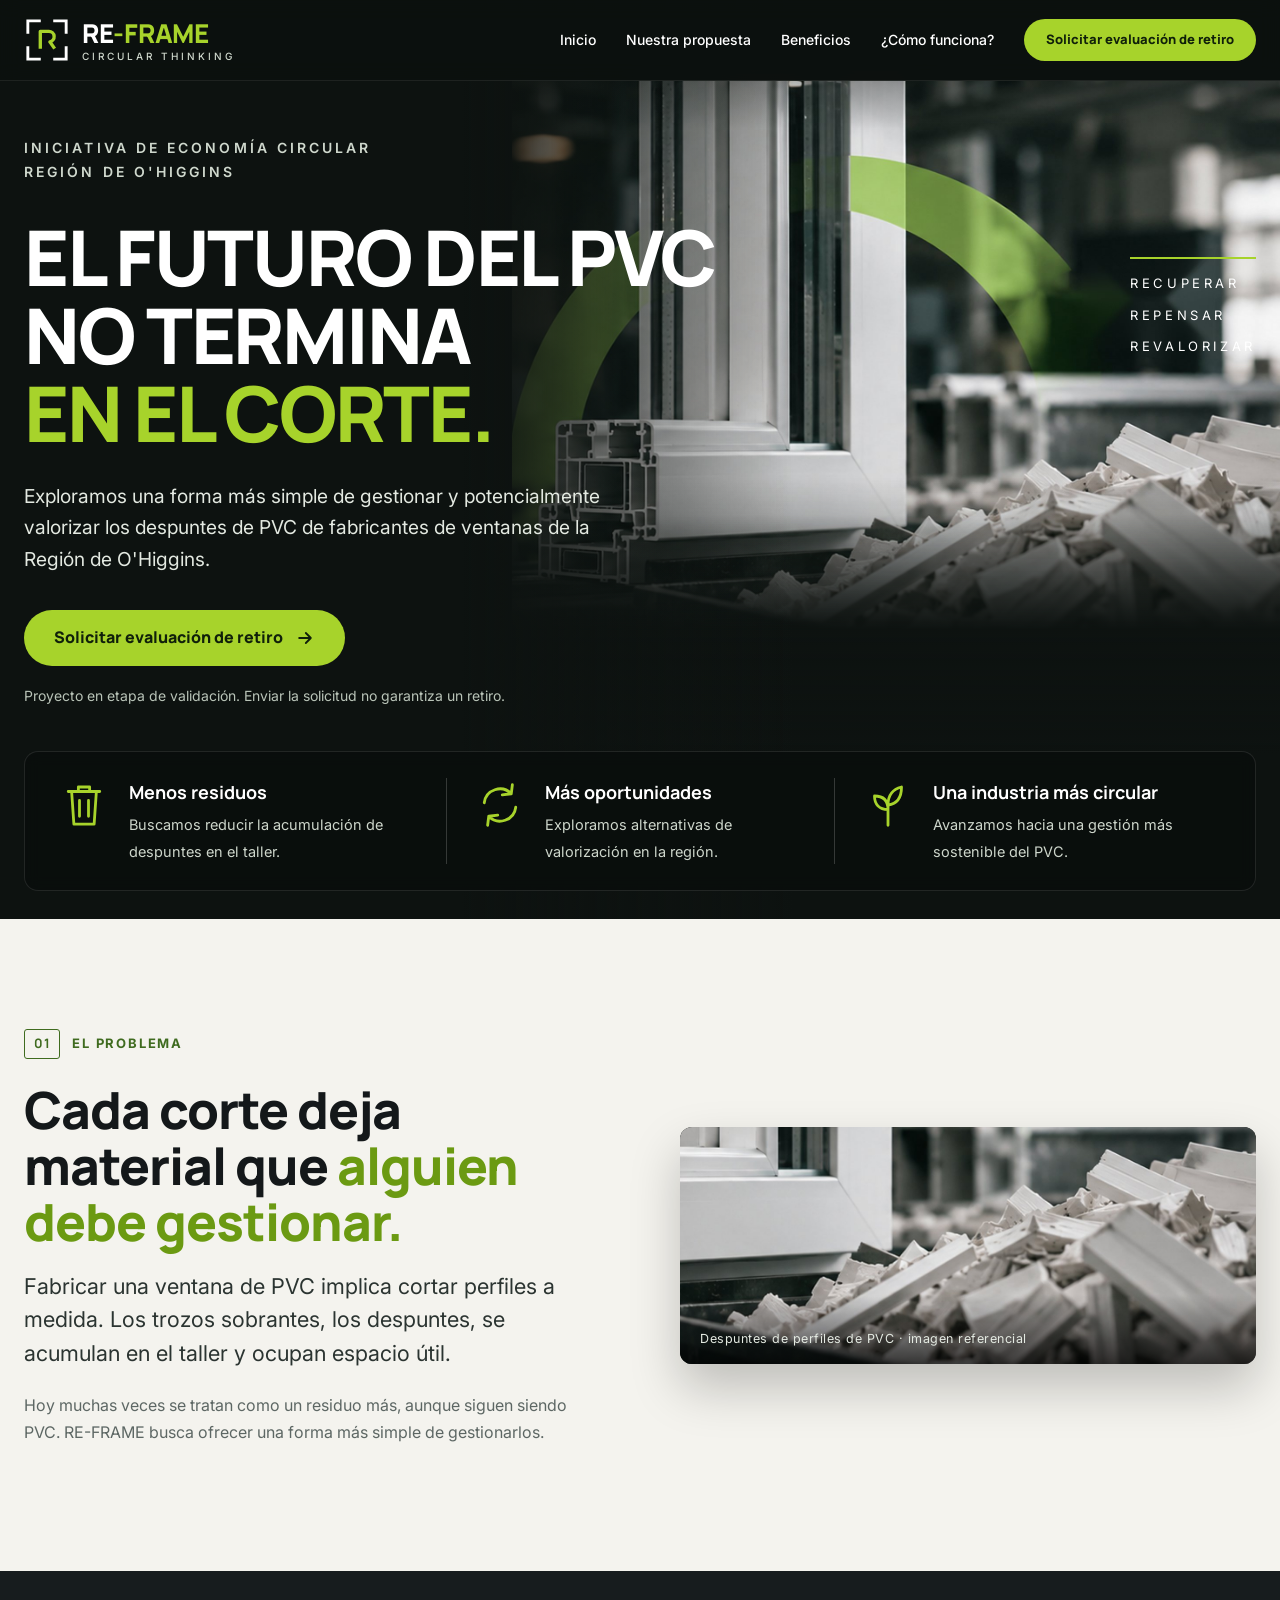
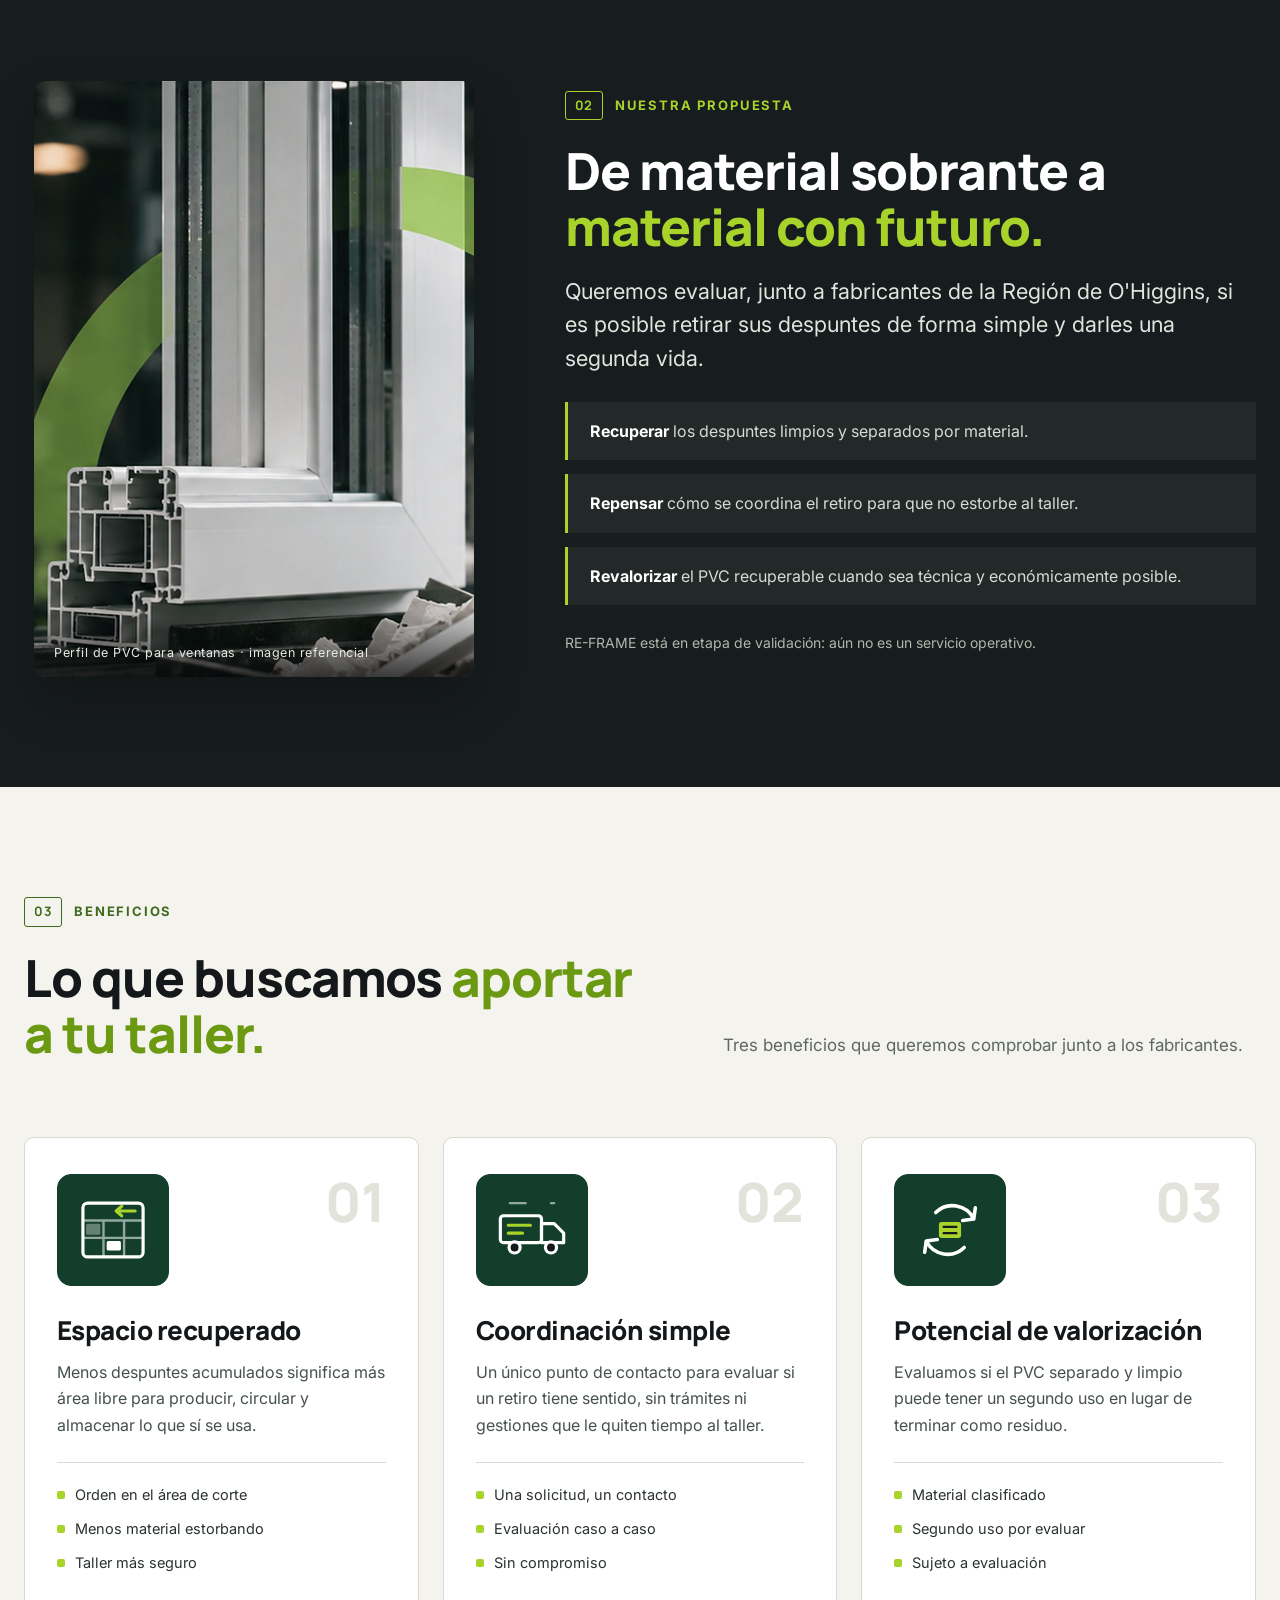
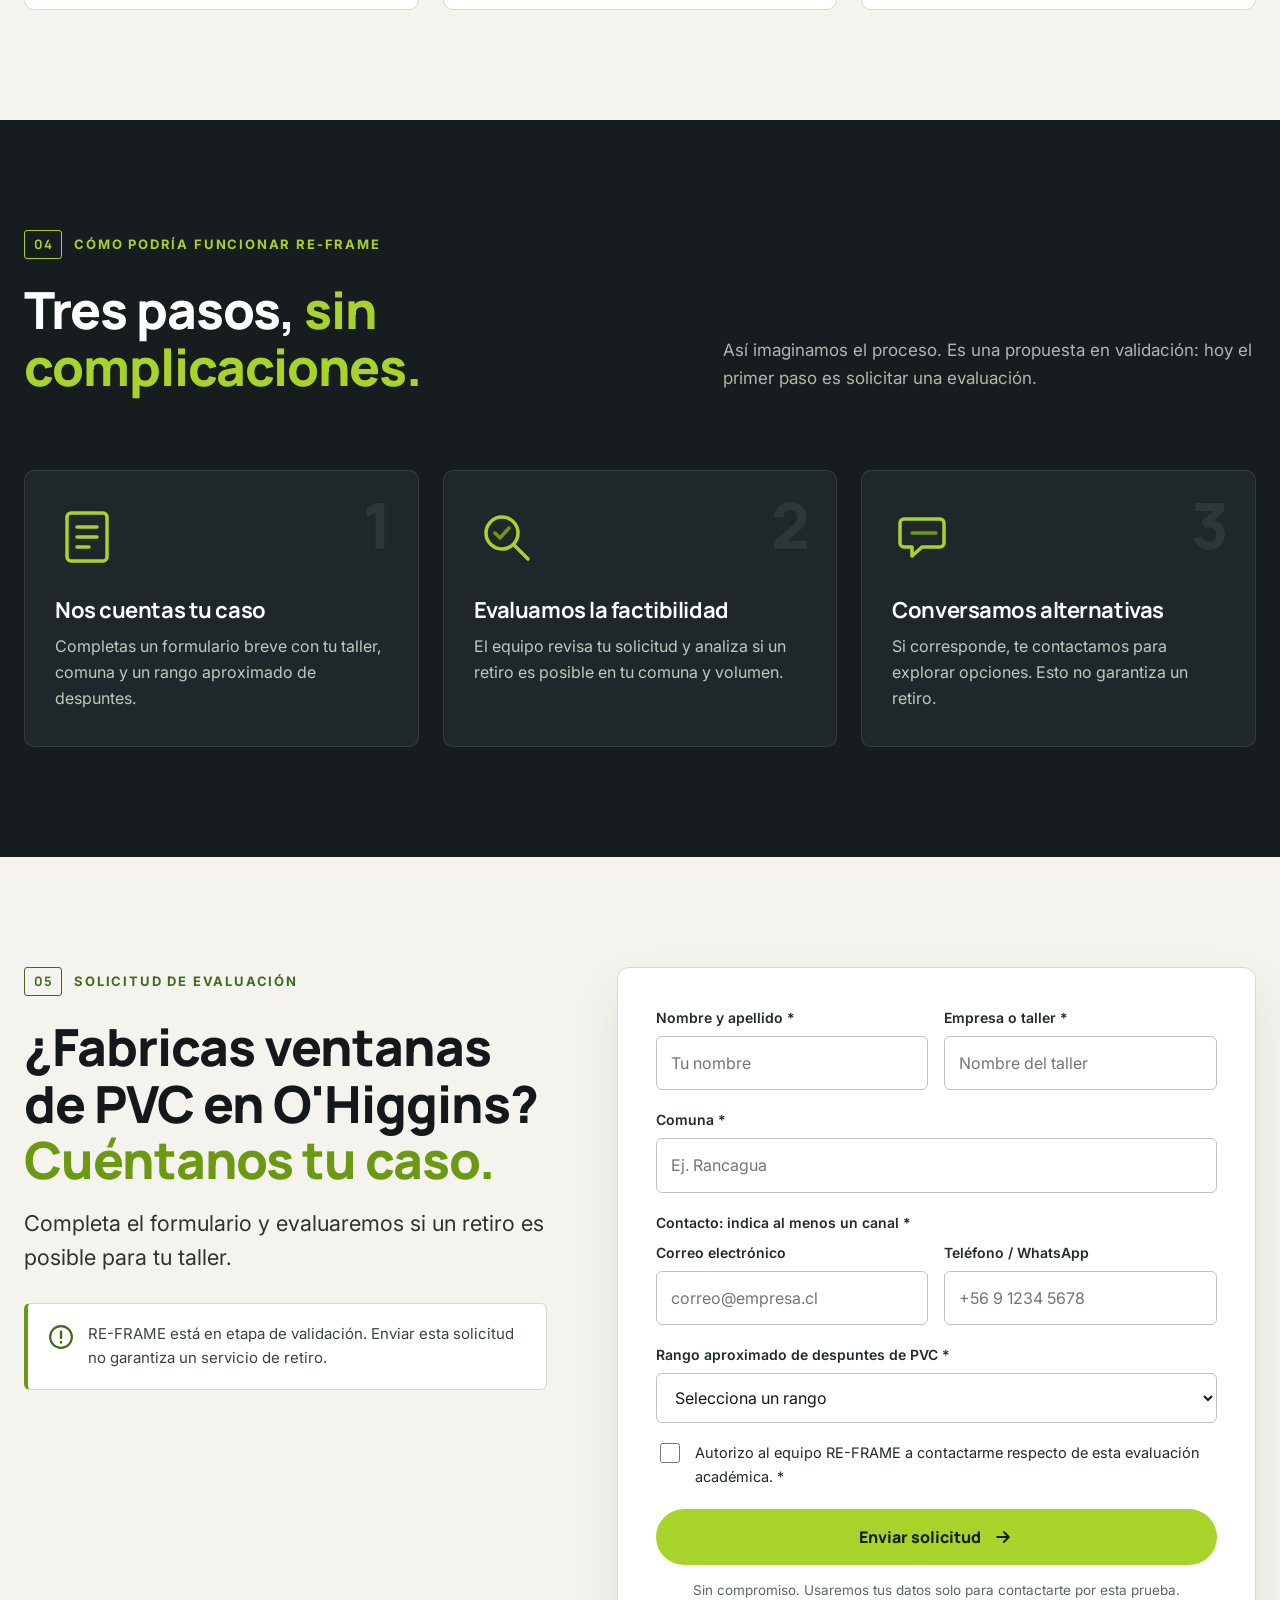
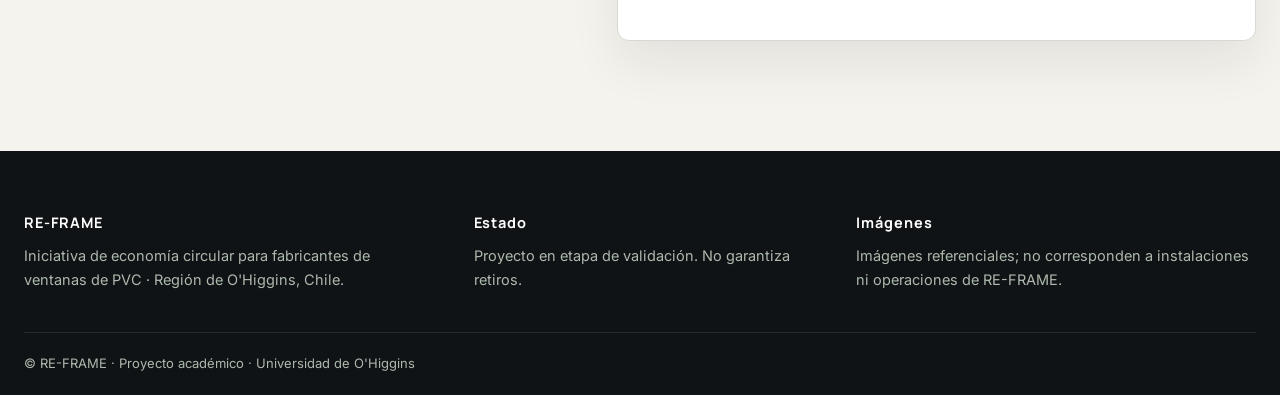
<file: index.html>
<!doctype html>
<html lang="es">
<head>
<meta charset="UTF-8">
<!-- Google tag (gtag.js) · GA4 -->
<script async src="https://www.googletagmanager.com/gtag/js?id=G-PRWCV5HMJY"></script>
<script>
  window.dataLayer = window.dataLayer || [];
  function gtag(){dataLayer.push(arguments);}
  gtag('js', new Date());
  gtag('config', 'G-PRWCV5HMJY');
</script>
<meta name="viewport" content="width=device-width, initial-scale=1">
<title>RE-FRAME | Despuntes de PVC en la Región de O'Higgins</title>
<meta name="description" content="RE-FRAME es un proyecto académico en validación que explora cómo gestionar y potencialmente valorizar los despuntes de PVC de fabricantes de ventanas de la Región de O'Higgins.">
<meta name="theme-color" content="#14181a">
<meta property="og:type" content="website">
<meta property="og:title" content="RE-FRAME | El futuro del PVC no termina en el corte">
<meta property="og:description" content="Proyecto académico en validación para fabricantes de ventanas PVC de la Región de O'Higgins.">
<meta property="og:locale" content="es_CL">
<link rel="icon" href="assets/favicon.svg" type="image/svg+xml">
<link rel="preconnect" href="https://fonts.googleapis.com">
<link rel="preconnect" href="https://fonts.gstatic.com" crossorigin>
<link href="https://fonts.googleapis.com/css2?family=Manrope:wght@500;700;800&family=Inter:wght@400;500;600&display=swap" rel="stylesheet">
<link rel="stylesheet" href="styles.css">
</head>
<body>
<a class="skip" href="#contenido">Saltar al contenido</a>
<header class="site-header" id="header">
  <div class="wrap nav">
    <a class="brand" href="#inicio" aria-label="RE-FRAME, inicio">
      <svg class="brand-mark" viewBox="0 0 48 48" fill="none" aria-hidden="true"><path d="M4 16V4h12M32 4h12v12M44 32v12H32M16 44H4V32" stroke="#fff" stroke-width="3" stroke-linecap="square"/><path d="M17 33V15h9a5.500 5.500 0 0 1 1 10.900L32 33" stroke="#a7d32b" stroke-width="3.500" stroke-linejoin="round"/></svg>
      <span class="brand-text">RE<b>-FRAME</b><small>Circular thinking</small></span>
    </a>
    <nav id="menu" aria-label="Principal">
      <a href="#inicio">Inicio</a><a href="#propuesta">Nuestra propuesta</a><a href="#beneficios">Beneficios</a><a href="#proceso">¿Cómo funciona?</a>
      <a class="btn btn-sm track-cta" data-cta="menu" href="#solicitar">Solicitar evaluación de retiro</a>
    </nav>
    <button class="burger" id="burger" aria-expanded="false" aria-controls="menu" aria-label="Abrir menú"><span></span><span></span><span></span></button>
  </div>
</header>

<main id="contenido">
<section class="hero" id="inicio">
  <div class="hero-bg" role="img" aria-label="Perfil de PVC para ventana junto a una caja con despuntes de PVC en un taller industrial. Imagen referencial."></div>
  <div class="hero-shade"></div>
  <div class="wrap hero-inner">
    <p class="eyebrow">Iniciativa de economía circular<br>Región de O'Higgins</p>
    <h1>EL FUTURO DEL PVC<br>NO TERMINA<br><em>EN EL CORTE.</em></h1>
    <p class="hero-sub">Exploramos una forma más simple de gestionar y potencialmente valorizar los despuntes de PVC de fabricantes de ventanas de la Región de O'Higgins.</p>
    <a class="btn btn-lg track-cta" data-cta="hero" href="#solicitar">Solicitar evaluación de retiro <svg viewBox="0 0 24 24" aria-hidden="true"><path d="M5 12h14M13 6l6 6-6 6" fill="none" stroke="currentColor" stroke-width="2.200" stroke-linecap="round" stroke-linejoin="round"/></svg></a>
    <p class="hero-note">Proyecto en etapa de validación. Enviar la solicitud no garantiza un retiro.</p>
  </div>
  <ul class="hero-words" aria-hidden="true"><li>Recuperar</li><li>Repensar</li><li>Revalorizar</li></ul>
  <div class="wrap"><ul class="hero-strip">
    <li><svg viewBox="0 0 48 48" fill="none" aria-hidden="true"><path d="M10 12h28M19 12V8h10v4M13 12l2 29h18l2-29M20 20v14M28 20v14" stroke="currentColor" stroke-width="2.500" stroke-linecap="round" stroke-linejoin="round"/></svg><div><b>Menos residuos</b><span>Buscamos reducir la acumulación de despuntes en el taller.</span></div></li>
    <li><svg viewBox="0 0 48 48" fill="none" aria-hidden="true"><path d="M10 22a14 14 0 0 1 24-8M34 14l1-8M34 14l-8 1M38 26a14 14 0 0 1-24 8M14 34l-1 8M14 34l8-1" stroke="currentColor" stroke-width="2.500" stroke-linecap="round" stroke-linejoin="round"/></svg><div><b>Más oportunidades</b><span>Exploramos alternativas de valorización en la región.</span></div></li>
    <li><svg viewBox="0 0 48 48" fill="none" aria-hidden="true"><path d="M24 42V22M24 28c-8 0-12-5-12-12 8 0 12 4 12 12ZM24 24c0-8 4-14 12-16 0 9-4 15-12 16Z" stroke="currentColor" stroke-width="2.500" stroke-linecap="round" stroke-linejoin="round"/></svg><div><b>Una industria más circular</b><span>Avanzamos hacia una gestión más sostenible del PVC.</span></div></li>
  </ul></div>
</section>

<section class="section light" id="problema">
  <div class="wrap split">
    <div>
      <p class="kicker"><span>01</span> El problema</p>
      <h2>Cada corte deja material que <em>alguien debe gestionar.</em></h2>
      <p class="lead">Fabricar una ventana de PVC implica cortar perfiles a medida. Los trozos sobrantes, los despuntes, se acumulan en el taller y ocupan espacio útil.</p>
      <p class="muted">Hoy muchas veces se tratan como un residuo más, aunque siguen siendo PVC. RE-FRAME busca ofrecer una forma más simple de gestionarlos.</p>
    </div>
    <figure class="photo"><img src="assets/despuntes.jpg" width="1324" height="544" loading="lazy" alt="Despuntes y recortes de perfiles de PVC acumulados en una caja"><figcaption>Despuntes de perfiles de PVC · imagen referencial</figcaption></figure>
  </div>
</section>

<section class="section dark" id="propuesta">
  <div class="wrap split split-rev">
    <figure class="photo tall"><img src="assets/perfil.jpg" width="868" height="1176" loading="lazy" alt="Perfil de PVC de varias cámaras para ventana, en sección"><figcaption>Perfil de PVC para ventanas · imagen referencial</figcaption></figure>
    <div>
      <p class="kicker light"><span>02</span> Nuestra propuesta</p>
      <h2>De material sobrante a <em>material con futuro.</em></h2>
      <p class="lead">Queremos evaluar, junto a fabricantes de la Región de O'Higgins, si es posible retirar sus despuntes de forma simple y darles una segunda vida.</p>
      <ul class="feat">
        <li><b>Recuperar</b> los despuntes limpios y separados por material.</li>
        <li><b>Repensar</b> cómo se coordina el retiro para que no estorbe al taller.</li>
        <li><b>Revalorizar</b> el PVC recuperable cuando sea técnica y económicamente posible.</li>
      </ul>
      <p class="muted small">RE-FRAME está en etapa de validación: aún no es un servicio operativo.</p>
    </div>
  </div>
</section>

<section class="section light" id="beneficios">
  <div class="wrap">
    <p class="kicker"><span>03</span> Beneficios</p>
    <div class="head"><h2>Lo que buscamos <em>aportar a tu taller.</em></h2><p>Tres beneficios que queremos comprobar junto a los fabricantes.</p></div>
    <div class="cards cards-light">
      <article class="card">
        <div class="card-top"><div class="icon"><svg viewBox="0 0 96 96" fill="none" aria-hidden="true"><rect x="10" y="14" width="76" height="68" rx="6" stroke="currentColor" stroke-width="4"/><path d="M10 36h76M10 58h76M36 36v46M62 36v46" stroke="currentColor" stroke-width="3" opacity=".55"/><rect x="40" y="62" width="18" height="12" rx="2" fill="currentColor"/><rect x="14" y="40" width="18" height="14" rx="2" fill="currentColor" opacity=".35"/><path d="M52 24h24M52 24l7-6M52 24l7 6" stroke="#a7d32b" stroke-width="4" stroke-linecap="round" stroke-linejoin="round"/></svg></div><span class="num">01</span></div>
        <h3>Espacio recuperado</h3>
        <p>Menos despuntes acumulados significa más área libre para producir, circular y almacenar lo que sí se usa.</p>
        <ul><li>Orden en el área de corte</li><li>Menos material estorbando</li><li>Taller más seguro</li></ul>
      </article>
      <article class="card">
        <div class="card-top"><div class="icon"><svg viewBox="0 0 96 96" fill="none" aria-hidden="true"><rect x="8" y="30" width="52" height="34" rx="4" stroke="currentColor" stroke-width="4"/><path d="M60 40h16l12 12v12H60z" stroke="currentColor" stroke-width="4" stroke-linejoin="round"/><circle cx="26" cy="70" r="7" fill="#14181a" stroke="currentColor" stroke-width="4"/><circle cx="72" cy="70" r="7" fill="#14181a" stroke="currentColor" stroke-width="4"/><path d="M18 42h28M18 52h18" stroke="#a7d32b" stroke-width="4" stroke-linecap="round"/><path d="M20 14h20M72 14h4" stroke="currentColor" stroke-width="3" stroke-linecap="round" opacity=".55"/></svg></div><span class="num">02</span></div>
        <h3>Coordinación simple</h3>
        <p>Un único punto de contacto para evaluar si un retiro tiene sentido, sin trámites ni gestiones que le quiten tiempo al taller.</p>
        <ul><li>Una solicitud, un contacto</li><li>Evaluación caso a caso</li><li>Sin compromiso</li></ul>
      </article>
      <article class="card">
        <div class="card-top"><div class="icon"><svg viewBox="0 0 96 96" fill="none" aria-hidden="true"><path d="M30 26a30 30 0 0 1 48 8M78 34l2-14M78 34l-14 2" stroke="currentColor" stroke-width="4.500" stroke-linecap="round" stroke-linejoin="round"/><path d="M66 70a30 30 0 0 1-48-8M18 62l-2 14M18 62l14-2" stroke="currentColor" stroke-width="4.500" stroke-linecap="round" stroke-linejoin="round"/><rect x="34" y="38" width="28" height="20" rx="3" fill="#a7d32b"/><path d="M40 44h16M40 52h16" stroke="#14181a" stroke-width="3" stroke-linecap="round"/></svg></div><span class="num">03</span></div>
        <h3>Potencial de valorización</h3>
        <p>Evaluamos si el PVC separado y limpio puede tener un segundo uso en lugar de terminar como residuo.</p>
        <ul><li>Material clasificado</li><li>Segundo uso por evaluar</li><li>Sujeto a evaluación</li></ul>
      </article>
    </div>
  </div>
</section>

<section class="section dark" id="proceso">
  <div class="wrap">
    <p class="kicker light"><span>04</span> Cómo podría funcionar RE-FRAME</p>
    <div class="head"><h2>Tres pasos, <em>sin complicaciones.</em></h2><p>Así imaginamos el proceso. Es una propuesta en validación: hoy el primer paso es solicitar una evaluación.</p></div>
    <ol class="steps">
      <li><span class="step-n">1</span><svg viewBox="0 0 64 64" fill="none" aria-hidden="true"><rect x="12" y="8" width="40" height="48" rx="4" stroke="currentColor" stroke-width="3.500"/><path d="M22 22h20M22 32h20M22 42h12" stroke="currentColor" stroke-width="3.500" stroke-linecap="round"/></svg><h3>Nos cuentas tu caso</h3><p>Completas un formulario breve con tu taller, comuna y un rango aproximado de despuntes.</p></li>
      <li><span class="step-n">2</span><svg viewBox="0 0 64 64" fill="none" aria-hidden="true"><circle cx="28" cy="28" r="16" stroke="currentColor" stroke-width="3.500"/><path d="M40 40l14 14" stroke="currentColor" stroke-width="3.500" stroke-linecap="round"/><path d="M21 28l5 5 9-10" stroke="#6b9a12" stroke-width="3.500" stroke-linecap="round" stroke-linejoin="round"/></svg><h3>Evaluamos la factibilidad</h3><p>El equipo revisa tu solicitud y analiza si un retiro es posible en tu comuna y volumen.</p></li>
      <li><span class="step-n">3</span><svg viewBox="0 0 64 64" fill="none" aria-hidden="true"><path d="M8 14h36a4 4 0 0 1 4 4v20a4 4 0 0 1-4 4H26l-10 9v-9H8a4 4 0 0 1-4-4V18a4 4 0 0 1 4-4z" stroke="currentColor" stroke-width="3.500" stroke-linejoin="round" transform="translate(4 0)"/><path d="M20 28h24" stroke="#6b9a12" stroke-width="3.500" stroke-linecap="round"/></svg><h3>Conversamos alternativas</h3><p>Si corresponde, te contactamos para explorar opciones. Esto no garantiza un retiro.</p></li>
    </ol>
  </div>
</section>

<section class="section light form-section" id="solicitar">
  <div class="wrap form-grid">
    <div class="form-intro">
      <p class="kicker"><span>05</span> Solicitud de evaluación</p>
      <h2>¿Fabricas ventanas de PVC en O'Higgins? <em>Cuéntanos tu caso.</em></h2>
      <p class="lead">Completa el formulario y evaluaremos si un retiro es posible para tu taller.</p>
      <div class="notice"><svg viewBox="0 0 24 24" aria-hidden="true"><circle cx="12" cy="12" r="10" fill="none" stroke="currentColor" stroke-width="2"/><path d="M12 7v6M12 16.500v.5" stroke="currentColor" stroke-width="2.200" stroke-linecap="round"/></svg><p>RE-FRAME está en etapa de validación. Enviar esta solicitud no garantiza un servicio de retiro.</p></div>
    </div>
    <form name="solicitudes-reframe" id="lead-form" method="POST" action="/gracias.html" data-netlify="true" netlify-honeypot="bot-field" novalidate>
      <input type="hidden" name="form-name" value="solicitudes-reframe">
      <p class="bot" aria-hidden="true"><label>No completar este campo: <input name="bot-field" tabindex="-1" autocomplete="off"></label></p>
      <input type="hidden" name="utm_source" id="utm_source">
      <input type="hidden" name="utm_medium" id="utm_medium">
      <input type="hidden" name="utm_campaign" id="utm_campaign">
      <input type="hidden" name="utm_content" id="utm_content">

      <div class="row">
        <div class="field"><label for="nombre">Nombre y apellido *</label><input id="nombre" name="nombre" required autocomplete="name" placeholder="Tu nombre"></div>
        <div class="field"><label for="empresa">Empresa o taller *</label><input id="empresa" name="empresa" required autocomplete="organization" placeholder="Nombre del taller"></div>
      </div>
      <div class="field"><label for="comuna">Comuna *</label><input id="comuna" name="comuna" required placeholder="Ej. Rancagua"></div>
      <fieldset class="field contact-set">
        <legend>Contacto: indica al menos un canal *</legend>
        <div class="row">
          <div class="field"><label for="correo">Correo electrónico</label><input id="correo" name="correo" type="email" autocomplete="email" inputmode="email" placeholder="correo@empresa.cl"></div>
          <div class="field"><label for="telefono">Teléfono / WhatsApp</label><input id="telefono" name="telefono" type="tel" autocomplete="tel" inputmode="tel" placeholder="+56 9 1234 5678"></div>
        </div>
      </fieldset>
      <div class="field"><label for="rango">Rango aproximado de despuntes de PVC *</label>
        <select id="rango" name="rango_despuntes" required>
          <option value="">Selecciona un rango</option>
          <option>Menos de 50 kg por semana</option>
          <option>Entre 50 y 100 kg por semana</option>
          <option>Más de 100 kg por semana</option>
          <option>No lo sé</option>
        </select>
      </div>
      <label class="check"><input type="checkbox" name="consentimiento" value="si" required><span>Autorizo al equipo RE-FRAME a contactarme respecto de esta evaluación académica. *</span></label>
      <p class="form-error" id="form-error" role="alert" hidden></p>
      <button class="btn btn-lg btn-block" type="submit" id="submit-btn">Enviar solicitud <svg viewBox="0 0 24 24" aria-hidden="true"><path d="M5 12h14M13 6l6 6-6 6" fill="none" stroke="currentColor" stroke-width="2.200" stroke-linecap="round" stroke-linejoin="round"/></svg></button>
      <p class="form-note">Sin compromiso. Usaremos tus datos solo para contactarte por esta prueba.</p>
    </form>
  </div>
</section>
</main>

<footer class="site-footer">
  <div class="wrap foot">
    <div><strong>RE-FRAME</strong><p>Iniciativa de economía circular para fabricantes de ventanas de PVC · Región de O'Higgins, Chile.</p></div>
    <div><strong>Estado</strong><p>Proyecto en etapa de validación. No garantiza retiros.</p></div>
    <div><strong>Imágenes</strong><p>Imágenes referenciales; no corresponden a instalaciones ni operaciones de RE-FRAME.</p></div>
  </div>
  <div class="wrap foot-bottom"><span>© RE-FRAME · Proyecto académico · Universidad de O'Higgins</span></div>
</footer>
<script src="script.js"></script>
</body>
</html>
</file>
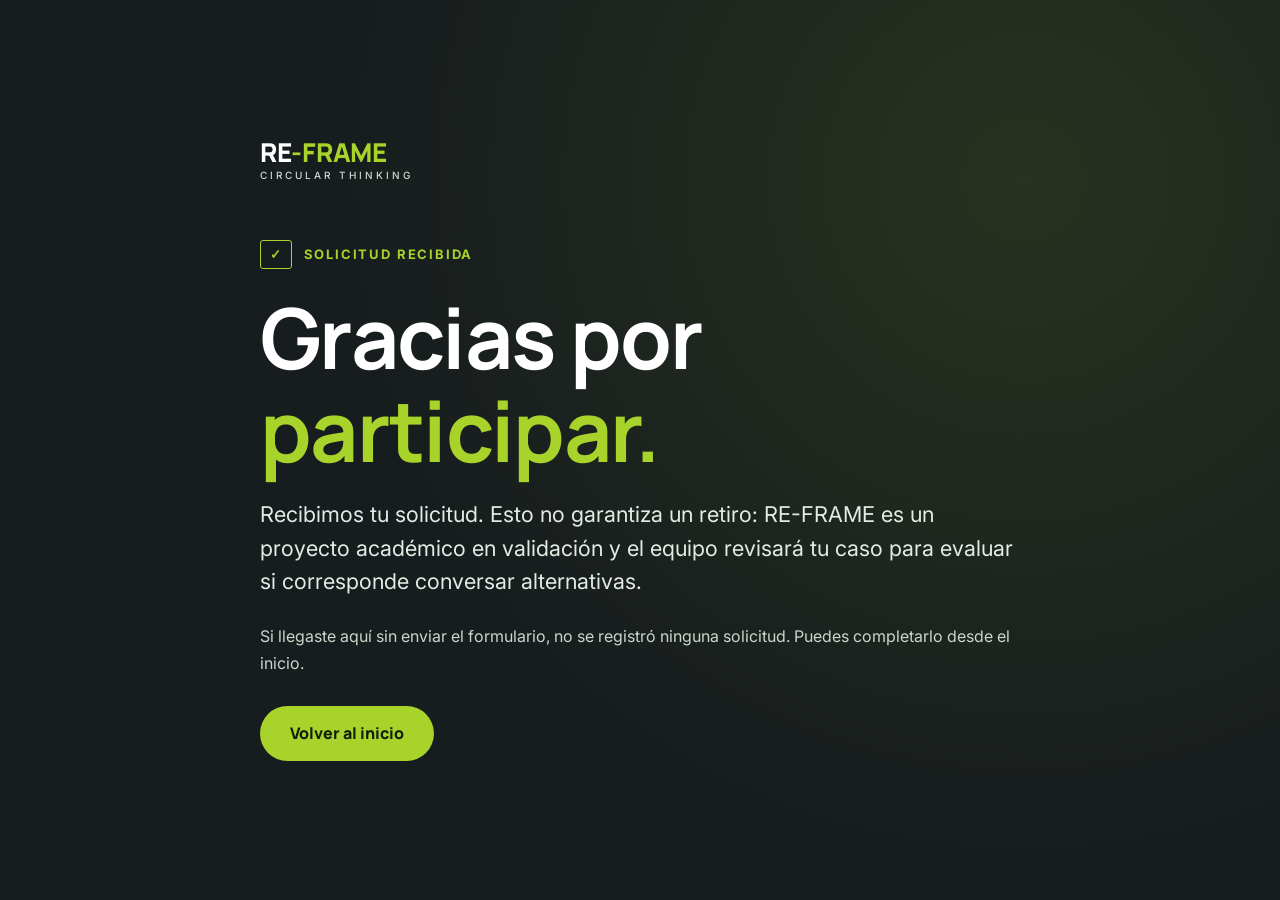
<file: gracias.html>
<!doctype html>
<html lang="es">
<head>
<meta charset="UTF-8">
<!-- Google tag (gtag.js) · GA4 -->
<script async src="https://www.googletagmanager.com/gtag/js?id=G-PRWCV5HMJY"></script>
<script>
  window.dataLayer = window.dataLayer || [];
  function gtag(){dataLayer.push(arguments);}
  gtag('js', new Date());
  gtag('config', 'G-PRWCV5HMJY');
</script>
<meta name="viewport" content="width=device-width, initial-scale=1">
<meta name="robots" content="noindex">
<title>Solicitud recibida | RE-FRAME</title>
<link rel="icon" href="assets/favicon.svg" type="image/svg+xml">
<link rel="preconnect" href="https://fonts.googleapis.com">
<link rel="preconnect" href="https://fonts.gstatic.com" crossorigin>
<link href="https://fonts.googleapis.com/css2?family=Manrope:wght@500;700;800&family=Inter:wght@400;500;600&display=swap" rel="stylesheet">
<link rel="stylesheet" href="styles.css">
</head>
<body class="thanks" data-page="gracias">
<main class="thanks-main">
  <div class="wrap thanks-inner">
    <a class="brand" href="index.html" aria-label="RE-FRAME, inicio"><span class="brand-text">RE<b>-FRAME</b><small>Circular thinking</small></span></a>
    <p class="kicker light"><span>✓</span> Solicitud recibida</p>
    <h1>Gracias por <em>participar.</em></h1>
    <p class="lead">Recibimos tu solicitud. Esto no garantiza un retiro: RE-FRAME es un proyecto académico en validación y el equipo revisará tu caso para evaluar si corresponde conversar alternativas.</p>
    <p class="muted" id="direct-note" hidden>Si llegaste aquí sin enviar el formulario, no se registró ninguna solicitud. Puedes completarlo desde el inicio.</p>
    <a class="btn btn-lg" href="index.html">Volver al inicio</a>
  </div>
</main>
<script src="script.js"></script>
</body>
</html>
</file>
<file: styles.css>
:root{--ink:#14181a;--anth:#171c1e;--anth2:#20272a;--bone:#f4f3ee;--bone2:#e9e8e1;--white:#fff;--green:#a7d32b;--green-d:#3f6b1f;--green-m:#6b9a12;--muted:#5d6764;--line:#d8d9d2;--r:6px;--ff-h:'Manrope','Segoe UI',Arial,sans-serif;--ff-b:'Inter','Segoe UI',Arial,sans-serif}
*{box-sizing:border-box}html{scroll-behavior:smooth;scroll-padding-top:84px}
body{margin:0;font-family:var(--ff-b);color:var(--ink);background:var(--bone);line-height:1.65;-webkit-font-smoothing:antialiased}
img,svg{max-width:100%}a{color:inherit;text-decoration:none}
h1,h2,h3,p,ul,ol{margin-top:0}h1,h2,h3{font-family:var(--ff-h);line-height:1.1;letter-spacing:-.02em}
em{font-style:normal;color:var(--green-m)}
.wrap{width:min(1240px,calc(100% - 48px));margin-inline:auto}
:focus-visible{outline:3px solid var(--green);outline-offset:3px}
.skip{position:absolute;left:-999px;top:8px;background:#fff;color:#000;padding:10px 16px;z-index:100;border-radius:4px}.skip:focus{left:8px}
/* header */
.site-header{position:sticky;top:0;z-index:50;background:rgba(255,255,255,.97);border-bottom:1px solid var(--line);transition:box-shadow .25s}
.site-header.scrolled{box-shadow:0 6px 24px rgba(0,0,0,.08)}
.nav{display:flex;align-items:center;justify-content:space-between;height:76px;gap:24px}
.brand{display:flex;align-items:center;gap:12px;font-family:var(--ff-h);font-weight:800}
.brand-mark{width:42px;height:42px;color:#133e2b;flex:none}
.brand-text{font-size:20px;letter-spacing:.04em;line-height:1.1}.brand-text small{display:block;font-family:var(--ff-b);font-weight:500;font-size:11px;letter-spacing:.02em;color:var(--muted);margin-top:2px}
#menu{display:flex;align-items:center;gap:30px;font-size:14px;font-weight:500}
#menu a:not(.btn){position:relative;padding:6px 0}
#menu a:not(.btn)::after{content:"";position:absolute;left:0;bottom:0;height:2px;width:0;background:var(--green-m);transition:width .25s}
#menu a:not(.btn):hover::after{width:100%}
.burger{display:none;width:44px;height:44px;border:1px solid var(--line);background:#fff;border-radius:var(--r);cursor:pointer;padding:0;flex-direction:column;justify-content:center;align-items:center;gap:5px}
.burger span{display:block;width:20px;height:2px;background:var(--ink);transition:transform .25s,opacity .2s}
.burger[aria-expanded=true] span:nth-child(1){transform:translateY(7px) rotate(45deg)}.burger[aria-expanded=true] span:nth-child(2){opacity:0}.burger[aria-expanded=true] span:nth-child(3){transform:translateY(-7px) rotate(-45deg)}
/* buttons */
.btn{display:inline-flex;align-items:center;justify-content:center;gap:12px;background:var(--green);color:#10200a;font-family:var(--ff-h);font-weight:800;font-size:15px;padding:14px 24px;border:0;border-radius:var(--r);cursor:pointer;transition:transform .2s,background .2s,box-shadow .2s;line-height:1.2;text-align:center}
.btn svg{width:20px;height:20px;transition:transform .2s;flex:none}
.btn:hover{background:#b9e43a;box-shadow:0 8px 22px rgba(167,211,43,.3)}.btn:hover svg{transform:translateX(4px)}
.btn-sm{padding:11px 18px;font-size:13px;background:#133e2b;color:#fff}.btn-sm:hover{background:#1b5a3d;box-shadow:none}
.btn-lg{padding:18px 30px;font-size:16px}.btn-block{width:100%}
/* hero */
.hero{position:relative;background:var(--ink);color:#fff;overflow:hidden;isolation:isolate}



.eyebrow{display:flex;align-items:center;gap:14px;font-size:13px;font-weight:600;letter-spacing:.12em;text-transform:uppercase;color:#cfd8cd;margin-bottom:26px}.eyebrow span{width:40px;height:2px;background:var(--green)}
.hero h1{font-size:clamp(40px,6.2vw,86px);font-weight:800;max-width:900px;margin-bottom:26px;letter-spacing:-.035em}.hero h1 em{color:var(--green)}
.hero-sub{font-size:clamp(17px,1.6vw,21px);max-width:640px;color:#e3e9e1;margin-bottom:38px}
.hero-actions{display:flex;flex-direction:column;align-items:flex-start;gap:16px}.hero-note{font-size:14px;color:#b9c4b8;margin:0}



/* sections */
.section{padding:110px 0}.light{background:var(--bone)}.dark{background:var(--anth);color:#fff}
.kicker{display:flex;align-items:center;gap:12px;font-size:13px;font-weight:700;letter-spacing:.14em;text-transform:uppercase;color:var(--green-d);margin-bottom:22px}
.kicker span{font-family:var(--ff-h);padding:3px 9px;border:1.500px solid currentColor;border-radius:3px;letter-spacing:.04em}.kicker.light{color:var(--green);background:none}
h2{font-size:clamp(30px,4vw,52px);font-weight:800;margin-bottom:20px}.dark h2 em{color:var(--green)}
.lead{font-size:clamp(18px,1.7vw,22px);line-height:1.55;color:#2b3431}.dark .lead{color:#dfe6dd}
.muted{color:var(--muted)}.dark .muted{color:#aeb9ad}
.split{display:grid;grid-template-columns:1fr 1fr;gap:80px;align-items:start}
.prose p{color:#3a4440}.ticks{list-style:none;padding:0;margin:28px 0 0;display:grid;gap:12px}
.ticks li{position:relative;padding:14px 16px 14px 48px;background:#fff;border:1px solid var(--line);border-radius:var(--r);font-size:15px}
.ticks li::before{content:"";position:absolute;left:16px;top:50%;width:18px;height:18px;margin-top:-9px;border-radius:50%;background:var(--green);box-shadow:inset 0 0 0 5px #fff,0 0 0 1.500px var(--green-m)}
.head{display:grid;grid-template-columns:1.2fr 1fr;gap:60px;align-items:end;margin-bottom:56px}.head p{margin:0 0 22px;color:var(--muted);font-size:17px}.dark .head p{color:#aeb9ad}
/* band */
.band{position:relative;min-height:380px;display:flex;align-items:center;background:var(--ink);overflow:hidden;isolation:isolate}
.band-bg{position:absolute;inset:0;z-index:-2;background:url('assets/banda.svg') center/cover no-repeat;background-color:#161c18}
.band::after{content:"";position:absolute;inset:0;z-index:-1;background:linear-gradient(90deg,rgba(14,18,16,.88),rgba(14,18,16,.35))}
.band-inner p{font-family:var(--ff-h);font-weight:800;font-size:clamp(26px,3.6vw,46px);line-height:1.15;color:#fff;max-width:760px;margin:0;letter-spacing:-.02em}
/* cards */
.cards{display:grid;grid-template-columns:repeat(3,1fr);gap:24px}
.card{background:var(--anth2);border:1px solid rgba(255,255,255,.1);border-radius:10px;padding:36px 32px 34px;display:flex;flex-direction:column;transition:transform .25s,border-color .25s,background .25s;position:relative;overflow:hidden}
.card::before{content:"";position:absolute;left:0;top:0;height:3px;width:0;background:var(--green);transition:width .35s}
.card:hover{transform:translateY(-4px);border-color:rgba(167,211,43,.45);background:#262f32}.card:hover::before{width:100%}
.card-top{display:flex;justify-content:space-between;align-items:flex-start;margin-bottom:30px}
.icon{width:112px;height:112px;border-radius:14px;background:rgba(167,211,43,.1);border:1px solid rgba(167,211,43,.3);display:grid;place-items:center;color:#fff}
.icon svg{width:76px;height:76px}
.num{font-family:var(--ff-h);font-size:54px;font-weight:800;line-height:1;color:rgba(255,255,255,.12)}
.card h3{font-size:26px;font-weight:800;margin-bottom:14px;color:#fff}
.card>p{color:#c4cfc3;font-size:16px;margin-bottom:24px}
.card ul{list-style:none;padding:20px 0 0;margin:auto 0 0;border-top:1px solid rgba(255,255,255,.12);display:grid;gap:10px;font-size:14.5px;color:#e4eae2}
.card li{display:flex;gap:10px;align-items:center}.card li::before{content:"";width:8px;height:8px;background:var(--green);border-radius:2px;flex:none}
/* steps */
.steps{list-style:none;padding:0;margin:0;display:grid;grid-template-columns:repeat(3,1fr);gap:24px;counter-reset:s}
.steps li{position:relative;background:#fff;border:1px solid var(--line);border-radius:10px;padding:34px 30px;transition:transform .25s,box-shadow .25s}
.steps li:hover{transform:translateY(-3px);box-shadow:0 14px 34px rgba(20,24,26,.09)}
.steps svg{width:64px;height:64px;color:#133e2b;margin-bottom:22px}
.step-n{position:absolute;right:26px;top:22px;font-family:var(--ff-h);font-weight:800;font-size:64px;line-height:1;color:var(--bone2)}
.steps h3{font-size:22px;margin-bottom:10px}.steps p{margin:0;color:var(--muted);font-size:16px}
/* validation */
.status{display:grid;gap:14px}
.status-row{display:grid;grid-template-columns:116px 1fr;gap:18px;align-items:start;padding:20px 22px;background:var(--anth2);border:1px solid rgba(255,255,255,.1);border-radius:8px}
.status-row p{margin:0;color:#d5ddd3;font-size:15.500px}
.tag{font-size:12px;font-weight:700;letter-spacing:.08em;text-transform:uppercase;padding:6px 10px;border-radius:4px;text-align:center}
.tag.ok{background:var(--green);color:#10200a}.tag.run{background:#e9c46a;color:#2a2008}.tag.pend{background:transparent;color:#d5ddd3;border:1px solid rgba(255,255,255,.35)}
/* form */
.form-grid{display:grid;grid-template-columns:.9fr 1.1fr;gap:70px;align-items:start}
.notice{display:flex;gap:14px;background:#fff;border:1px solid var(--line);border-left:4px solid var(--green-m);padding:18px 20px;border-radius:var(--r);margin-top:28px}
.notice svg{width:26px;height:26px;flex:none;color:var(--green-d);margin-top:2px}.notice p{margin:0;font-size:15px;color:#3a4440}
#lead-form{background:#fff;border:1px solid var(--line);border-radius:12px;padding:38px;box-shadow:0 22px 50px rgba(20,24,26,.08)}
.row{display:grid;grid-template-columns:1fr 1fr;gap:16px}.field{margin-bottom:18px;min-width:0}
label,legend{display:block;font-size:14px;font-weight:600;margin-bottom:7px;color:#222b28}
input:not([type=checkbox]),select{width:100%;font:inherit;font-size:16px;padding:13px 14px;border:1.500px solid #bfc3bb;border-radius:var(--r);background:#fff;color:var(--ink);transition:border-color .2s,box-shadow .2s}
input:hover,select:hover{border-color:#8f978f}input:focus,select:focus{outline:none;border-color:var(--green-m);box-shadow:0 0 0 4px rgba(107,154,18,.2)}
input.invalid,select.invalid{border-color:#b3261e}
fieldset.contact-set{border:0;padding:0;margin:0 0 18px}fieldset.contact-set .field{margin-bottom:0}fieldset legend{padding:0}
.check{display:flex;gap:12px;align-items:flex-start;font-weight:400;font-size:14.500px;margin:6px 0 20px;cursor:pointer}.check input{width:20px;height:20px;margin-top:2px;accent-color:#3f6b1f;flex:none}
.form-error{background:#fdecea;color:#7a1712;border:1px solid #f1b5b0;padding:12px 14px;border-radius:var(--r);font-size:14.500px;margin-bottom:16px}
.form-note{font-size:13.500px;color:var(--muted);text-align:center;margin:14px 0 0}
.bot{position:absolute;left:-9999px;height:0;overflow:hidden}
.btn[disabled]{opacity:.65;cursor:progress}
/* final */
.final{padding:90px 0;background:linear-gradient(135deg,#133e2b,#171c1e)}
.final-inner{display:flex;align-items:center;justify-content:space-between;gap:40px;flex-wrap:wrap}.final h2{margin:0;max-width:640px}
/* footer */
.site-footer{background:#0f1315;color:#aeb9ad;padding:60px 0 0;font-size:14.500px}
.foot{display:grid;grid-template-columns:1.2fr 1fr 1.2fr;gap:50px;padding-bottom:40px}.foot strong{display:block;color:#fff;font-family:var(--ff-h);letter-spacing:.06em;margin-bottom:10px}.foot p{margin:0}
.foot-bottom{border-top:1px solid rgba(255,255,255,.1);padding:20px 0;font-size:13px}
/* thanks */
.thanks{background:var(--anth);color:#fff}.thanks-main{min-height:100vh;display:flex;align-items:center;background:radial-gradient(circle at 80% 20%,rgba(167,211,43,.12),transparent 55%),var(--anth)}
.thanks-inner{padding:60px 0;max-width:760px}.thanks .brand{color:#fff;margin-bottom:60px}.thanks .brand-text small{color:#aeb9ad}
.thanks h1{font-size:clamp(44px,7vw,84px);margin-bottom:22px}.thanks h1 em{color:var(--green)}.thanks .lead{margin-bottom:24px}.thanks .btn{margin-top:14px}
/* reveal */
.reveal{opacity:0;transform:translateY(18px);transition:opacity .6s,transform .6s}.reveal.in{opacity:1;transform:none}
@media (prefers-reduced-motion:reduce){*{transition:none!important;animation:none!important;scroll-behavior:auto!important}.reveal{opacity:1;transform:none}}
/* responsive */
@media (max-width:980px){
.split,.head,.form-grid{grid-template-columns:1fr;gap:34px}.head{margin-bottom:40px}.cards,.steps{grid-template-columns:1fr}.foot{grid-template-columns:1fr;gap:28px}
.burger{display:flex}
#menu{position:absolute;left:0;right:0;top:76px;background:#fff;border-bottom:1px solid var(--line);flex-direction:column;align-items:stretch;gap:0;padding:8px 24px 22px;display:none;box-shadow:0 18px 30px rgba(0,0,0,.1)}
#menu.open{display:flex}#menu a:not(.btn){padding:15px 0;border-bottom:1px solid var(--line);font-size:16px}#menu a:not(.btn)::after{display:none}#menu .btn{margin-top:16px;padding:15px}
.section{padding:76px 0}

#lead-form{padding:26px 20px}.row{grid-template-columns:1fr;gap:0}.status-row{grid-template-columns:1fr;gap:10px}.tag{justify-self:start}
.final-inner{flex-direction:column;align-items:flex-start}.final .btn{width:100%}.hero-actions .btn{width:100%}
}
@media (max-width:480px){.wrap{width:calc(100% - 32px)}.brand-text small{display:none}.icon{width:96px;height:96px}.icon svg{width:64px;height:64px}.card{padding:28px 22px}}

/* ===== V5 ===== */
.site-header{position:fixed;left:0;right:0;top:0;background:rgba(12,16,14,.88);backdrop-filter:blur(10px);-webkit-backdrop-filter:blur(10px);border-bottom:1px solid rgba(255,255,255,.08);color:#fff}
.site-header.scrolled{background:rgba(12,16,14,.97)}
body{padding-top:0}.nav{height:80px}
.brand{color:#fff}.brand-mark{width:46px;height:46px;color:#fff}
.brand-text{font-size:26px;font-weight:800;letter-spacing:-.01em;line-height:1}.brand-text b{color:var(--green);font-weight:800}
.brand-text small{font-size:10px;letter-spacing:.3em;text-transform:uppercase;color:#cfd8cd;margin-top:5px;font-weight:500}
#menu{color:#fff}#menu a:not(.btn)::after{background:var(--green)}
.btn-sm{background:var(--green);color:#10200a;border-radius:999px;padding:13px 22px}.btn-sm:hover{background:#b9e43a}
.btn-lg{border-radius:999px}
.burger{background:transparent;border-color:rgba(255,255,255,.3)}.burger span{background:#fff}
html{scroll-padding-top:80px}
.hero{min-height:min(100vh,860px);display:flex;flex-direction:column;justify-content:space-between;background:#0d1210;padding-top:80px}
.hero-bg{position:absolute;inset:0;z-index:-2;background:#0d1210 url('assets/hero.jpg') right 80px/min(60vw,1150px) auto no-repeat}
.hero-shade{position:absolute;inset:0;z-index:-1;background:linear-gradient(90deg,#0d1210 0%,#0d1210 36%,rgba(13,18,16,.55) 46%,rgba(13,18,16,0) 62%),linear-gradient(0deg,#0d1210 0%,#0d1210 18%,rgba(13,18,16,0) 48%),linear-gradient(180deg,rgba(13,18,16,.8) 0%,rgba(13,18,16,0) 14%)}
.hero-inner{padding:56px 0 44px;max-width:1240px}
.eyebrow{display:block;font-size:14px;letter-spacing:.22em;line-height:1.7;margin-bottom:34px}
.hero h1{font-size:clamp(42px,6vw,88px);line-height:1.02;letter-spacing:-.03em;margin-bottom:28px;max-width:none}
.hero-sub{font-size:clamp(17px,1.5vw,20px);max-width:600px;margin-bottom:34px}
.hero-note{font-size:14px;color:#b9c4b8;margin:18px 0 0}
.hero-words{position:absolute;right:max(24px,calc((100% - 1240px)/2));top:28%;list-style:none;margin:0;padding:14px 0 0;border-top:2px solid var(--green);font-size:13px;letter-spacing:.28em;text-transform:uppercase;color:#fff;display:grid;gap:10px}
.hero-strip{list-style:none;margin:0 0 28px;padding:26px 32px;display:grid;grid-template-columns:repeat(3,1fr);background:rgba(10,14,12,.78);backdrop-filter:blur(8px);-webkit-backdrop-filter:blur(8px);border:1px solid rgba(255,255,255,.1);border-radius:14px}
.hero-strip li{display:flex;gap:18px;align-items:flex-start;padding:0 26px}.hero-strip li+li{border-left:1px solid rgba(255,255,255,.18)}.hero-strip li:first-child{padding-left:0}
.hero-strip svg{width:54px;height:54px;color:var(--green);flex:none}
.hero-strip b{display:block;font-family:var(--ff-h);font-size:18px;margin-bottom:4px}.hero-strip span{font-size:14.500px;color:#cdd6cb;line-height:1.5}
.photo{margin:0;position:relative;border-radius:12px;overflow:hidden;background:#0d1210;box-shadow:0 24px 50px rgba(0,0,0,.22)}
.photo img{display:block;width:100%;height:auto}.photo figcaption{position:absolute;left:0;right:0;bottom:0;padding:34px 20px 14px;font-size:12.500px;letter-spacing:.04em;color:#e4eae2;background:linear-gradient(0deg,rgba(0,0,0,.72),transparent)}
.photo.tall{max-width:440px;justify-self:center}.split-rev{grid-template-columns:.8fr 1.2fr;align-items:center}.split{align-items:center}
.feat{list-style:none;padding:0;margin:26px 0;display:grid;gap:14px}.feat li{padding:16px 18px 16px 22px;border-left:3px solid var(--green);background:rgba(255,255,255,.05);color:#d5ddd3;font-size:16px}.feat b{color:#fff}
.small{font-size:14px}
.cards-light .card{background:#fff;border-color:var(--line)}.cards-light .card:hover{background:#fff;border-color:var(--green-m);box-shadow:0 18px 40px rgba(20,24,26,.1)}
.cards-light .icon{background:#133e2b;border-color:#133e2b}.cards-light .num{color:#e3e3dc}.cards-light .card h3{color:var(--ink)}.cards-light .card>p{color:#46514d}.cards-light .card ul{border-top-color:var(--line);color:#2a3330}
#proceso.dark .steps li{background:var(--anth2);border-color:rgba(255,255,255,.1)}#proceso.dark .steps svg{color:var(--green)}#proceso.dark .steps p{color:#bfcabd}#proceso.dark .step-n{color:rgba(255,255,255,.07)}#proceso.dark .steps h3{color:#fff}
.thanks .brand-text small{color:#cfd8cd}
@media (max-width:980px){
.hero{padding-top:80px;min-height:0}.hero-bg{background-size:cover;background-position:65% 100%}
.hero-shade{background:linear-gradient(180deg,#0d1210 0%,rgba(13,18,16,.88) 45%,rgba(13,18,16,.7) 100%)}
.hero-words{display:none}.hero-inner{padding:40px 0 32px}.hero .btn{width:100%}
.hero-strip{grid-template-columns:1fr;padding:8px 20px;gap:0}.hero-strip li,.hero-strip li:first-child{padding:18px 0}.hero-strip li+li{border-left:0;border-top:1px solid rgba(255,255,255,.15)}
.split-rev{grid-template-columns:1fr}.photo.tall{max-width:360px}#menu{top:80px;background:#0f1411;border-bottom-color:rgba(255,255,255,.1)}#menu a:not(.btn){border-bottom-color:rgba(255,255,255,.12)}
}
@media (max-width:480px){.brand-text{font-size:22px}.brand-text small{display:block;font-size:8.500px}.eyebrow{font-size:12px}}

.hero-bg{-webkit-mask-image:linear-gradient(180deg,#000 0,#000 calc(80px + 34vw),transparent calc(80px + 43vw));mask-image:linear-gradient(180deg,#000 0,#000 calc(80px + 34vw),transparent calc(80px + 43vw))}
@media (max-width:980px){.hero-bg{-webkit-mask-image:none;mask-image:none}}

/* Legibilidad de los mensajes en la página de confirmación */
.thanks .lead { color: #e4ebe3; }
.thanks .muted { color: #cbd6cb; }
</file>
